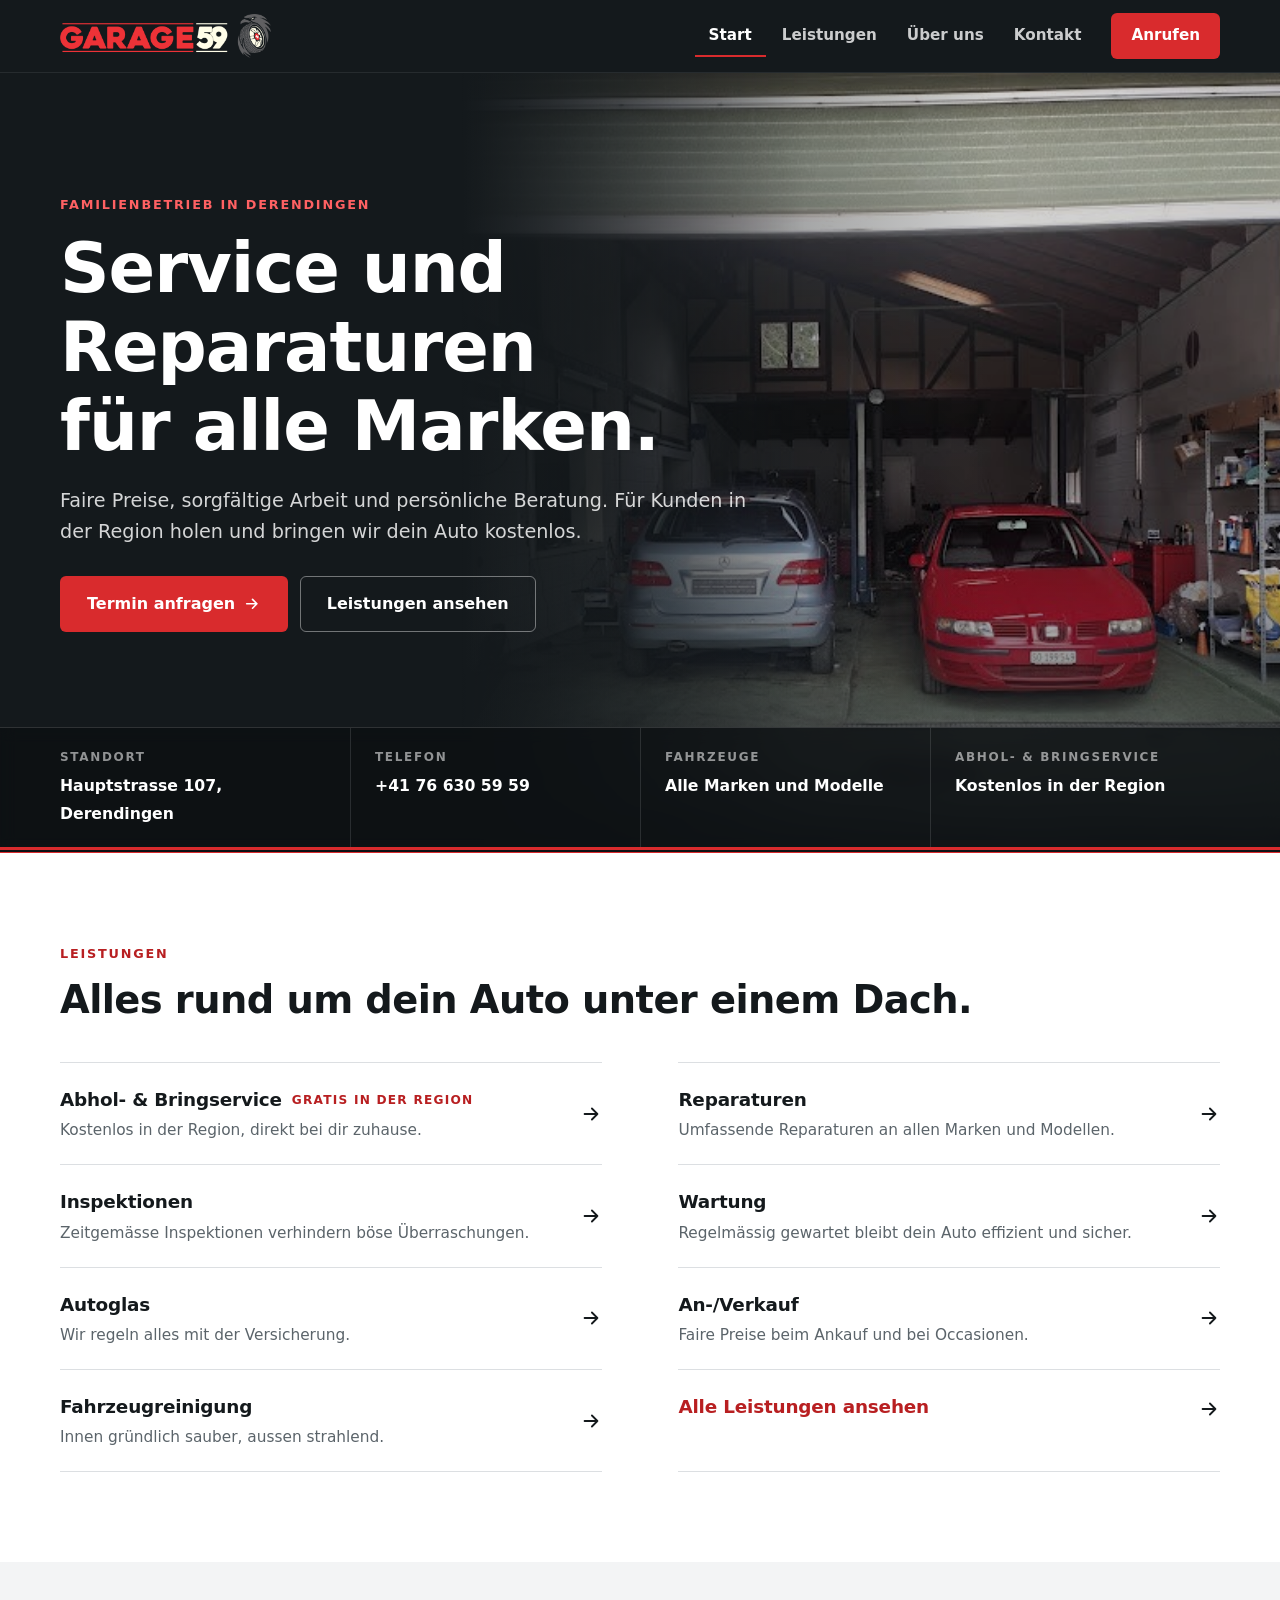
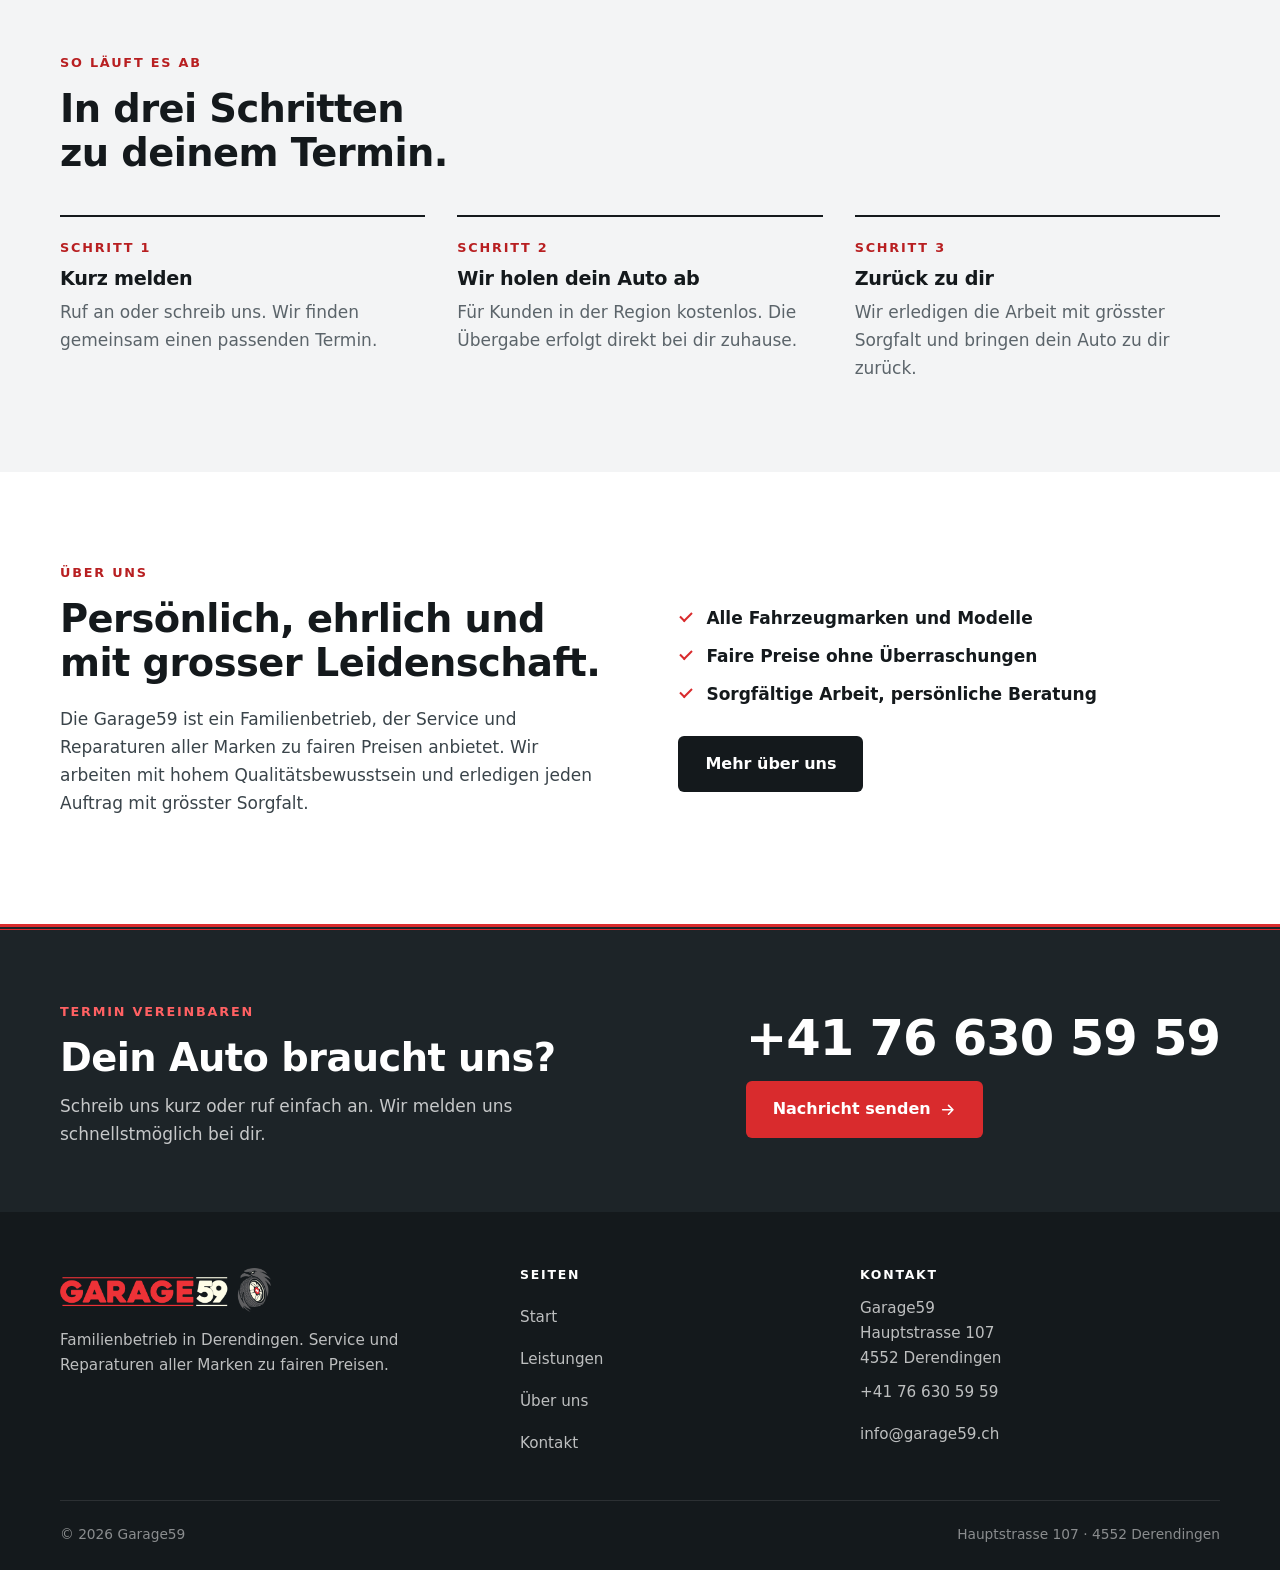
<file: index.html>
<!DOCTYPE html>
<html lang="de-CH">
<head>
<meta charset="utf-8">
<meta name="viewport" content="width=device-width, initial-scale=1">
<title>Garage59 – Service und Reparaturen aller Marken in Derendingen</title>
<meta name="description" content="Garage59 in Derendingen: Familienbetrieb für Service, Reparaturen, Inspektionen, Autoglas und An-/Verkauf aller Marken. Mit kostenlosem Abhol- und Bringservice.">
<meta name="theme-color" content="#14191c">
<meta property="og:type" content="website">
<meta property="og:locale" content="de_CH">
<meta property="og:site_name" content="Garage59">
<meta property="og:title" content="Garage59 – Service und Reparaturen aller Marken in Derendingen">
<meta property="og:description" content="Garage59 in Derendingen: Familienbetrieb für Service, Reparaturen, Inspektionen, Autoglas und An-/Verkauf aller Marken. Mit kostenlosem Abhol- und Bringservice.">
<meta property="og:image" content="https://garage59.ch/images/werkstatt.jpg">
<link rel="icon" type="image/png" href="images/favicon.png">
<link rel="stylesheet" href="style.css">
<script type="application/ld+json">
{"@context":"https://schema.org","@type":"AutoRepair","name":"Garage59","url":"https://garage59.ch/","image":"https://garage59.ch/images/werkstatt.jpg","telephone":"+41766305959","email":"info@garage59.ch","description":"Familienbetrieb für Service und Reparaturen aller Marken zu fairen Preisen, mit kostenlosem Abhol- und Bringservice in der Region.","address":{"@type":"PostalAddress","streetAddress":"Hauptstrasse 107","postalCode":"4552","addressLocality":"Derendingen","addressCountry":"CH"}}
</script>
</head>
<body>
<a class="skip" href="#inhalt">Zum Inhalt springen</a>
<header class="site-header">
  <div class="wrap header-inner">
    <a class="brand" href="index.html" aria-label="Garage59 – zur Startseite"><img src="images/logo-dunkel.png" alt="Garage59" width="680" height="142"></a>
    <div class="header-actions">
      <a class="call-btn" href="tel:+41766305959" aria-label="Garage59 anrufen"><svg viewBox="0 0 24 24" aria-hidden="true"><path d="M22 16.9v3a2 2 0 0 1-2.2 2 19.8 19.8 0 0 1-8.6-3.1 19.5 19.5 0 0 1-6-6A19.8 19.8 0 0 1 2.1 4.2 2 2 0 0 1 4.1 2h3a2 2 0 0 1 2 1.7c.1 1 .4 1.9.7 2.8a2 2 0 0 1-.5 2.1L8.1 9.9a16 16 0 0 0 6 6l1.3-1.3a2 2 0 0 1 2.1-.4c.9.3 1.8.6 2.8.7a2 2 0 0 1 1.7 2z"/></svg></a>
      <button class="menu-btn" aria-label="Menü öffnen" aria-expanded="false" aria-controls="nav"><span></span><span></span><span></span></button>
    </div>
    <nav id="nav" class="nav" aria-label="Hauptmenü">
      <a href="index.html" aria-current="page">Start</a>
      <a href="leistungen.html">Leistungen</a>
      <a href="ueber-uns.html">Über uns</a>
      <a href="kontakt.html">Kontakt</a>
      <a class="nav-cta" href="tel:+41766305959">Anrufen</a>
    </nav>
  </div>
</header>
<main id="inhalt">

<section class="hero" id="home">
  <img class="hero-bg" src="images/werkstatt.jpg" alt="Werkstatt der Garage59 mit zwei Fahrzeugen" width="680" height="476" fetchpriority="high">
  <div class="wrap hero-content">
    <p class="eyebrow">Familienbetrieb in Derendingen</p>
    <h1>Service und Reparaturen für alle Marken.</h1>
    <p class="lead">Faire Preise, sorgfältige Arbeit und persönliche Beratung. Für Kunden in der Region holen und bringen wir dein Auto kostenlos.</p>
    <div class="cta">
      <a class="btn btn-primary" href="kontakt.html">Termin anfragen <svg viewBox="0 0 24 24" aria-hidden="true"><path d="M5 12h14M13 6l6 6-6 6"/></svg></a>
      <a class="btn btn-outline" href="leistungen.html">Leistungen ansehen</a>
    </div>
  </div>
  <div class="hero-bar">
    <div class="wrap hero-bar-grid">
      <div class="hero-bar-item"><small>Standort</small><span>Hauptstrasse 107, Derendingen</span></div>
      <div class="hero-bar-item"><small>Telefon</small><span>+41 76 630 59 59</span></div>
      <div class="hero-bar-item"><small>Fahrzeuge</small><span>Alle Marken und Modelle</span></div>
      <div class="hero-bar-item"><small>Abhol- &amp; Bringservice</small><span>Kostenlos in der Region</span></div>
    </div>
  </div>
</section>

<section class="section">
  <div class="wrap">
    <div class="section-head row">
      <div>
        <p class="eyebrow on-light">Leistungen</p>
        <h2>Alles rund um dein Auto unter einem Dach.</h2>
      </div>
    </div>
    <ul class="svc-index">
      <li><a class="si" href="leistungen.html#abhol">
        <span class="si-title">Abhol- &amp; Bringservice<span class="si-tag">Gratis in der Region</span></span>
        <span class="si-text">Kostenlos in der Region, direkt bei dir zuhause.</span>
        <span class="si-arrow"><svg viewBox="0 0 24 24" aria-hidden="true"><path d="M5 12h14M13 6l6 6-6 6"/></svg></span>
      </a></li>
      <li><a class="si" href="leistungen.html#reparaturen">
        <span class="si-title">Reparaturen</span>
        <span class="si-text">Umfassende Reparaturen an allen Marken und Modellen.</span>
        <span class="si-arrow"><svg viewBox="0 0 24 24" aria-hidden="true"><path d="M5 12h14M13 6l6 6-6 6"/></svg></span>
      </a></li>
      <li><a class="si" href="leistungen.html#inspektionen">
        <span class="si-title">Inspektionen</span>
        <span class="si-text">Zeitgemässe Inspektionen verhindern böse Überraschungen.</span>
        <span class="si-arrow"><svg viewBox="0 0 24 24" aria-hidden="true"><path d="M5 12h14M13 6l6 6-6 6"/></svg></span>
      </a></li>
      <li><a class="si" href="leistungen.html#wartung">
        <span class="si-title">Wartung</span>
        <span class="si-text">Regelmässig gewartet bleibt dein Auto effizient und sicher.</span>
        <span class="si-arrow"><svg viewBox="0 0 24 24" aria-hidden="true"><path d="M5 12h14M13 6l6 6-6 6"/></svg></span>
      </a></li>
      <li><a class="si" href="leistungen.html#autoglas">
        <span class="si-title">Autoglas</span>
        <span class="si-text">Wir regeln alles mit der Versicherung.</span>
        <span class="si-arrow"><svg viewBox="0 0 24 24" aria-hidden="true"><path d="M5 12h14M13 6l6 6-6 6"/></svg></span>
      </a></li>
      <li><a class="si" href="leistungen.html#an-verkauf">
        <span class="si-title">An-/Verkauf</span>
        <span class="si-text">Faire Preise beim Ankauf und bei Occasionen.</span>
        <span class="si-arrow"><svg viewBox="0 0 24 24" aria-hidden="true"><path d="M5 12h14M13 6l6 6-6 6"/></svg></span>
      </a></li>
      <li><a class="si" href="leistungen.html#reinigung">
        <span class="si-title">Fahrzeugreinigung</span>
        <span class="si-text">Innen gründlich sauber, aussen strahlend.</span>
        <span class="si-arrow"><svg viewBox="0 0 24 24" aria-hidden="true"><path d="M5 12h14M13 6l6 6-6 6"/></svg></span>
      </a></li>
      <li><a class="si si-all" href="leistungen.html"><span class="si-title">Alle Leistungen ansehen</span><span class="si-arrow"><svg viewBox="0 0 24 24" aria-hidden="true"><path d="M5 12h14M13 6l6 6-6 6"/></svg></span></a></li>
    </ul>
  </div>
</section>

<section class="section alt">
  <div class="wrap">
    <div class="section-head">
      <p class="eyebrow on-light">So läuft es ab</p>
      <h2>In drei Schritten zu deinem Termin.</h2>
    </div>
    <ol class="steps">
      <li class="step"><span class="step-no">Schritt 1</span><h3>Kurz melden</h3><p>Ruf an oder schreib uns. Wir finden gemeinsam einen passenden Termin.</p></li>
      <li class="step"><span class="step-no">Schritt 2</span><h3>Wir holen dein Auto ab</h3><p>Für Kunden in der Region kostenlos. Die Übergabe erfolgt direkt bei dir zuhause.</p></li>
      <li class="step"><span class="step-no">Schritt 3</span><h3>Zurück zu dir</h3><p>Wir erledigen die Arbeit mit grösster Sorgfalt und bringen dein Auto zu dir zurück.</p></li>
    </ol>
  </div>
</section>

<section class="section">
  <div class="wrap about-grid">
    <div class="about-text">
      <p class="eyebrow on-light">Über uns</p>
      <h2>Persönlich, ehrlich und mit grosser Leidenschaft.</h2>
      <p>Die Garage59 ist ein Familienbetrieb, der Service und Reparaturen aller Marken zu fairen Preisen anbietet. Wir arbeiten mit hohem Qualitätsbewusstsein und erledigen jeden Auftrag mit grösster Sorgfalt.</p>
    </div>
    <div class="about-text">
      <ul class="checks" style="margin-top:0">
        <li>Alle Fahrzeugmarken und Modelle</li>
        <li>Faire Preise ohne Überraschungen</li>
        <li>Sorgfältige Arbeit, persönliche Beratung</li>
      </ul>
      <a class="btn btn-dark" href="ueber-uns.html">Mehr über uns</a>
    </div>
  </div>
</section>

<section class="callband">
  <div class="wrap callband-grid">
    <div>
      <p class="eyebrow">Termin vereinbaren</p>
      <h2>Dein Auto braucht uns?</h2>
      <p>Schreib uns kurz oder ruf einfach an. Wir melden uns schnellstmöglich bei dir.</p>
    </div>
    <div class="callband-right">
      <a class="phone" href="tel:+41766305959">+41 76 630 59 59</a>
      <a class="btn btn-primary" href="kontakt.html">Nachricht senden <svg viewBox="0 0 24 24" aria-hidden="true"><path d="M5 12h14M13 6l6 6-6 6"/></svg></a>
    </div>
  </div>
</section>

</main>
<footer class="site-footer">
  <div class="wrap">
    <div class="footer-grid">
      <div>
        <img src="images/logo-dunkel.png" alt="Garage59" width="680" height="142">
        <p>Familienbetrieb in Derendingen. Service und Reparaturen aller Marken zu fairen Preisen.</p>
      </div>
      <div>
        <h3>Seiten</h3>
        <ul>
          <li><a href="index.html">Start</a></li>
          <li><a href="leistungen.html">Leistungen</a></li>
          <li><a href="ueber-uns.html">Über uns</a></li>
          <li><a href="kontakt.html">Kontakt</a></li>
        </ul>
      </div>
      <div>
        <h3>Kontakt</h3>
        <ul>
          <li>Garage59<br>Hauptstrasse 107<br>4552 Derendingen</li>
          <li><a href="tel:+41766305959">+41 76 630 59 59</a></li>
          <li><a href="mailto:info@garage59.ch">info@garage59.ch</a></li>
        </ul>
      </div>
    </div>
    <div class="footer-bottom"><span>© <span id="year">2026</span> Garage59</span><span>Hauptstrasse 107 · 4552 Derendingen</span></div>
  </div>
</footer>
<script src="script.js"></script>
</body>
</html>
</file>
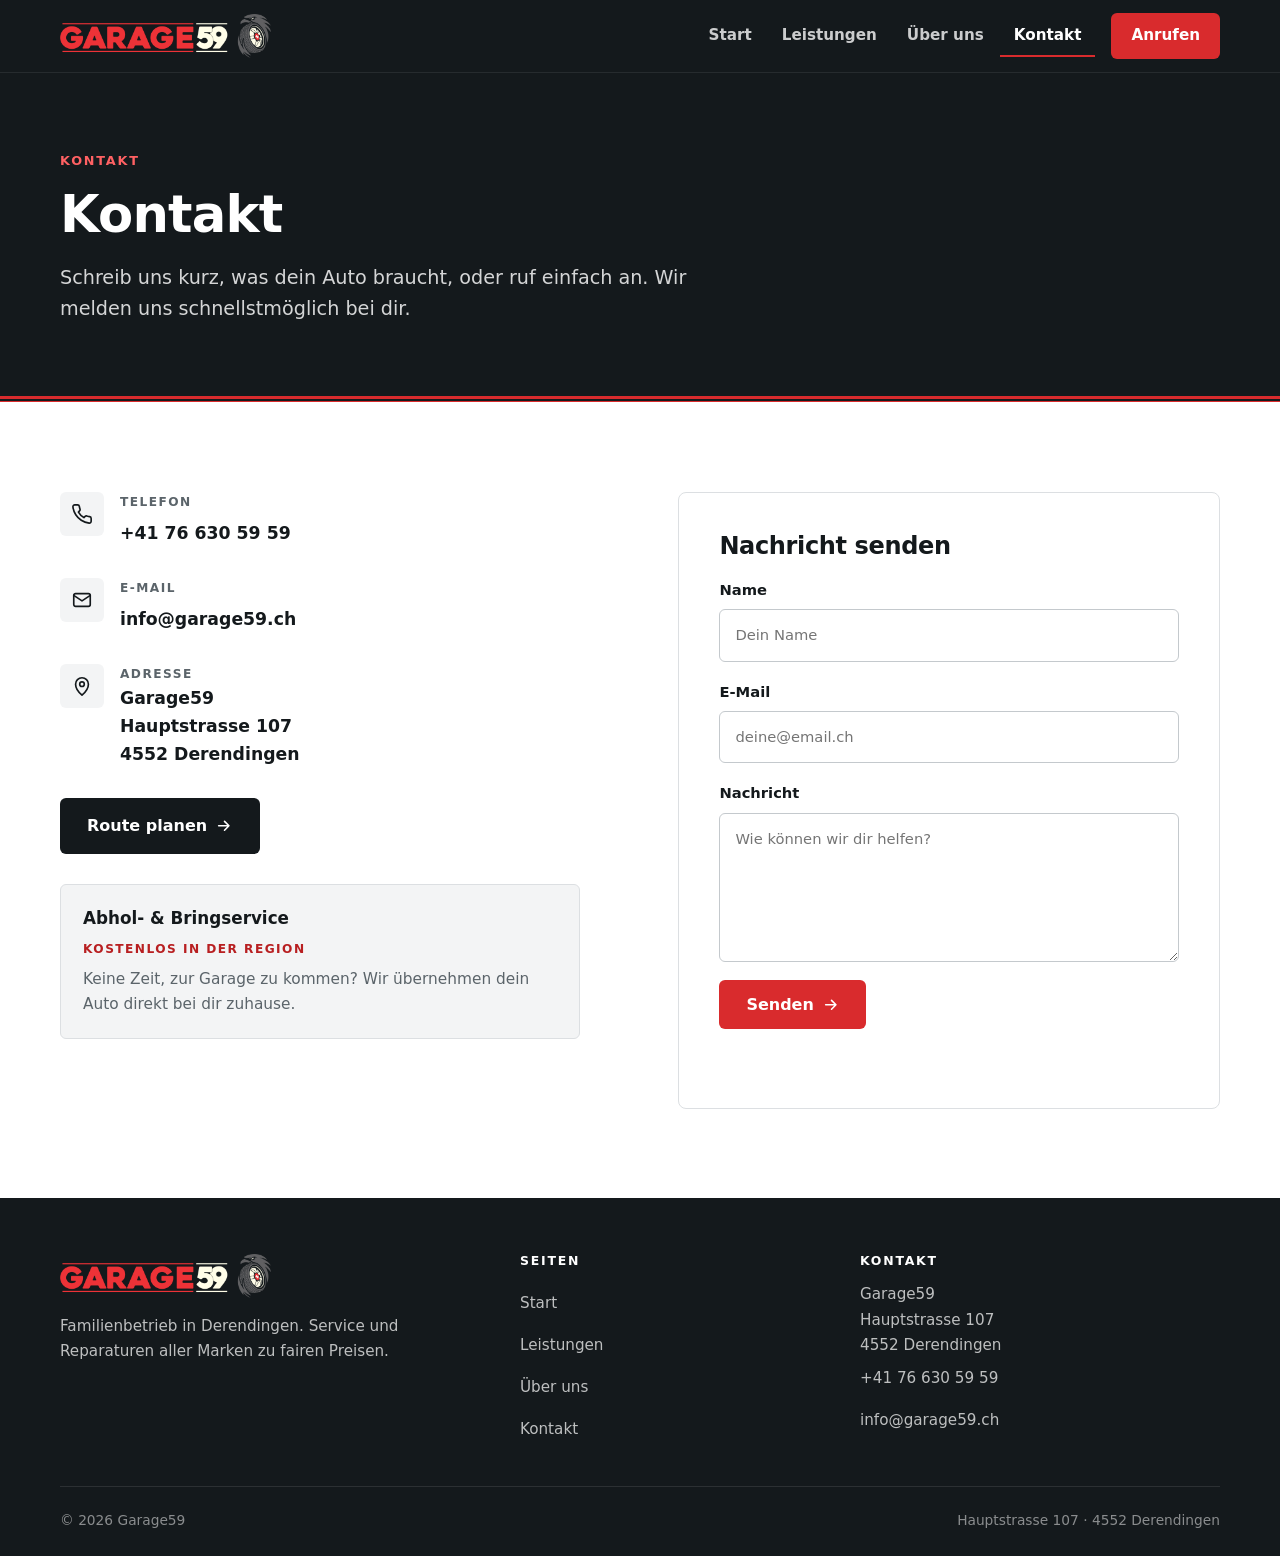
<file: kontakt.html>
<!DOCTYPE html>
<html lang="de-CH">
<head>
<meta charset="utf-8">
<meta name="viewport" content="width=device-width, initial-scale=1">
<title>Kontakt – Garage59 Derendingen</title>
<meta name="description" content="Kontakt zur Garage59: Hauptstrasse 107, 4552 Derendingen, Telefon +41 76 630 59 59, E-Mail info@garage59.ch.">
<meta name="theme-color" content="#14191c">
<meta property="og:type" content="website">
<meta property="og:locale" content="de_CH">
<meta property="og:site_name" content="Garage59">
<meta property="og:title" content="Kontakt – Garage59 Derendingen">
<meta property="og:description" content="Kontakt zur Garage59: Hauptstrasse 107, 4552 Derendingen, Telefon +41 76 630 59 59, E-Mail info@garage59.ch.">
<meta property="og:image" content="https://garage59.ch/images/werkstatt.jpg">
<link rel="icon" type="image/png" href="images/favicon.png">
<link rel="stylesheet" href="style.css">
</head>
<body>
<a class="skip" href="#inhalt">Zum Inhalt springen</a>
<header class="site-header">
  <div class="wrap header-inner">
    <a class="brand" href="index.html" aria-label="Garage59 – zur Startseite"><img src="images/logo-dunkel.png" alt="Garage59" width="680" height="142"></a>
    <div class="header-actions">
      <a class="call-btn" href="tel:+41766305959" aria-label="Garage59 anrufen"><svg viewBox="0 0 24 24" aria-hidden="true"><path d="M22 16.9v3a2 2 0 0 1-2.2 2 19.8 19.8 0 0 1-8.6-3.1 19.5 19.5 0 0 1-6-6A19.8 19.8 0 0 1 2.1 4.2 2 2 0 0 1 4.1 2h3a2 2 0 0 1 2 1.7c.1 1 .4 1.9.7 2.8a2 2 0 0 1-.5 2.1L8.1 9.9a16 16 0 0 0 6 6l1.3-1.3a2 2 0 0 1 2.1-.4c.9.3 1.8.6 2.8.7a2 2 0 0 1 1.7 2z"/></svg></a>
      <button class="menu-btn" aria-label="Menü öffnen" aria-expanded="false" aria-controls="nav"><span></span><span></span><span></span></button>
    </div>
    <nav id="nav" class="nav" aria-label="Hauptmenü">
      <a href="index.html">Start</a>
      <a href="leistungen.html">Leistungen</a>
      <a href="ueber-uns.html">Über uns</a>
      <a href="kontakt.html" aria-current="page">Kontakt</a>
      <a class="nav-cta" href="tel:+41766305959">Anrufen</a>
    </nav>
  </div>
</header>
<main id="inhalt">
<section class="page-hero">
  <div class="wrap">
    <p class="eyebrow">Kontakt</p>
    <h1>Kontakt</h1>
    <p class="lead">Schreib uns kurz, was dein Auto braucht, oder ruf einfach an. Wir melden uns schnellstmöglich bei dir.</p>
  </div>
</section>

<section class="section">
  <div class="wrap contact-grid">
    <div>
      <ul class="info-list">
        <li><span class="info-icon"><svg viewBox="0 0 24 24" aria-hidden="true"><path d="M22 16.9v3a2 2 0 0 1-2.2 2 19.8 19.8 0 0 1-8.6-3.1 19.5 19.5 0 0 1-6-6A19.8 19.8 0 0 1 2.1 4.2 2 2 0 0 1 4.1 2h3a2 2 0 0 1 2 1.7c.1 1 .4 1.9.7 2.8a2 2 0 0 1-.5 2.1L8.1 9.9a16 16 0 0 0 6 6l1.3-1.3a2 2 0 0 1 2.1-.4c.9.3 1.8.6 2.8.7a2 2 0 0 1 1.7 2z"/></svg></span><div><small>Telefon</small><a href="tel:+41766305959">+41 76 630 59 59</a></div></li>
        <li><span class="info-icon"><svg viewBox="0 0 24 24" aria-hidden="true"><rect x="3" y="5" width="18" height="14" rx="2"/><path d="m3 7 9 6 9-6"/></svg></span><div><small>E-Mail</small><a href="mailto:info@garage59.ch">info@garage59.ch</a></div></li>
        <li><span class="info-icon"><svg viewBox="0 0 24 24" aria-hidden="true"><path d="M12 22s7-6.1 7-12a7 7 0 0 0-14 0c0 5.9 7 12 7 12z"/><circle cx="12" cy="10" r="2.5"/></svg></span><div><small>Adresse</small><span class="val">Garage59<br>Hauptstrasse 107<br>4552 Derendingen</span></div></li>
      </ul>
      <a class="btn btn-dark" href="https://www.google.com/maps/search/?api=1&amp;query=Hauptstrasse+107,+4552+Derendingen" target="_blank" rel="noopener">Route planen <svg viewBox="0 0 24 24" aria-hidden="true"><path d="M5 12h14M13 6l6 6-6 6"/></svg></a>
      <div class="note"><strong>Abhol- &amp; Bringservice</strong><span class="note-tag">Kostenlos in der Region</span><p>Keine Zeit, zur Garage zu kommen? Wir übernehmen dein Auto direkt bei dir zuhause.</p></div>
    </div>

    <form class="form" id="contact-form" novalidate>
      <h2>Nachricht senden</h2>
      <label for="f-name">Name
        <input type="text" id="f-name" name="name" autocomplete="name" required placeholder="Dein Name">
      </label>
      <label for="f-email">E-Mail
        <input type="email" id="f-email" name="email" autocomplete="email" required placeholder="deine@email.ch">
      </label>
      <label for="f-msg">Nachricht
        <textarea id="f-msg" name="message" rows="5" required placeholder="Wie können wir dir helfen?"></textarea>
      </label>
      <button class="btn btn-primary" type="submit">Senden <svg viewBox="0 0 24 24" aria-hidden="true"><path d="M5 12h14M13 6l6 6-6 6"/></svg></button>
      <p class="form-note" id="form-note" role="status"></p>
    </form>
  </div>
</section>
</main>
<footer class="site-footer">
  <div class="wrap">
    <div class="footer-grid">
      <div>
        <img src="images/logo-dunkel.png" alt="Garage59" width="680" height="142">
        <p>Familienbetrieb in Derendingen. Service und Reparaturen aller Marken zu fairen Preisen.</p>
      </div>
      <div>
        <h3>Seiten</h3>
        <ul>
          <li><a href="index.html">Start</a></li>
          <li><a href="leistungen.html">Leistungen</a></li>
          <li><a href="ueber-uns.html">Über uns</a></li>
          <li><a href="kontakt.html">Kontakt</a></li>
        </ul>
      </div>
      <div>
        <h3>Kontakt</h3>
        <ul>
          <li>Garage59<br>Hauptstrasse 107<br>4552 Derendingen</li>
          <li><a href="tel:+41766305959">+41 76 630 59 59</a></li>
          <li><a href="mailto:info@garage59.ch">info@garage59.ch</a></li>
        </ul>
      </div>
    </div>
    <div class="footer-bottom"><span>© <span id="year">2026</span> Garage59</span><span>Hauptstrasse 107 · 4552 Derendingen</span></div>
  </div>
</footer>
<script src="script.js"></script>
</body>
</html>
</file>
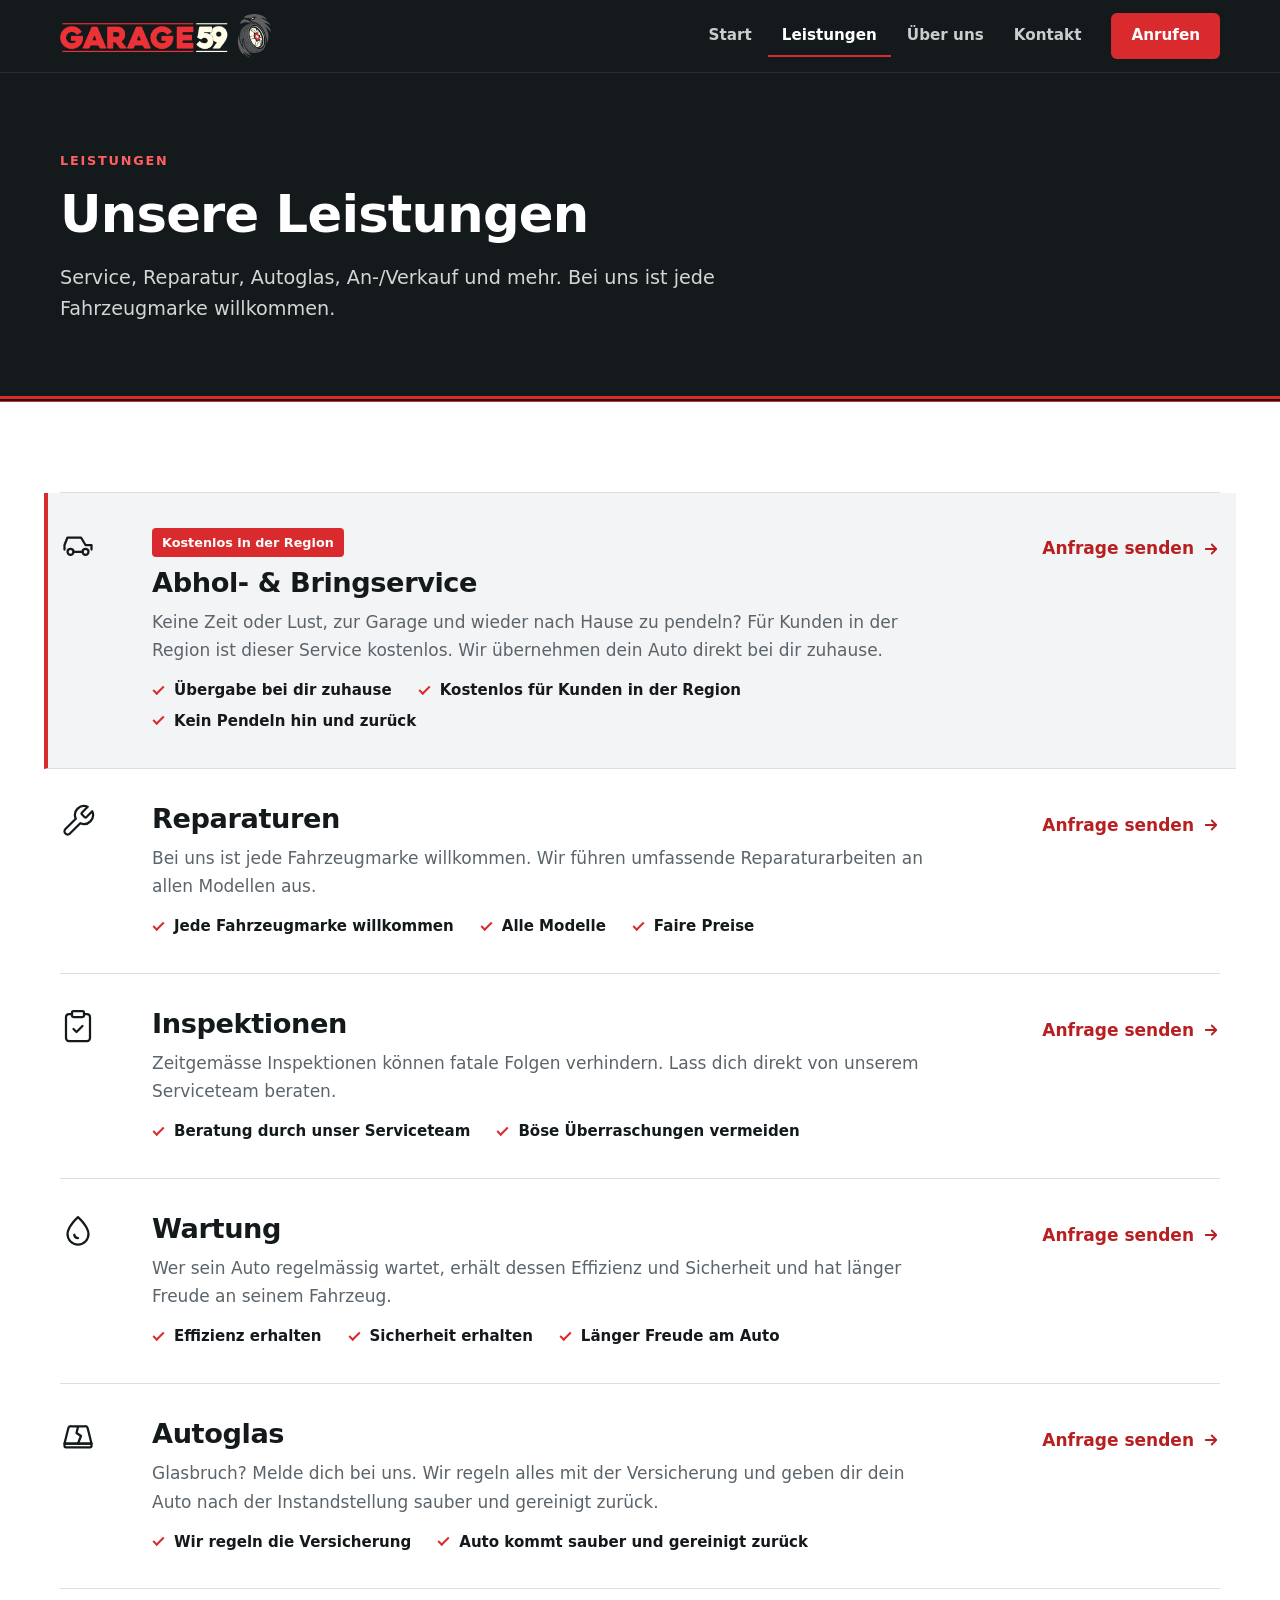
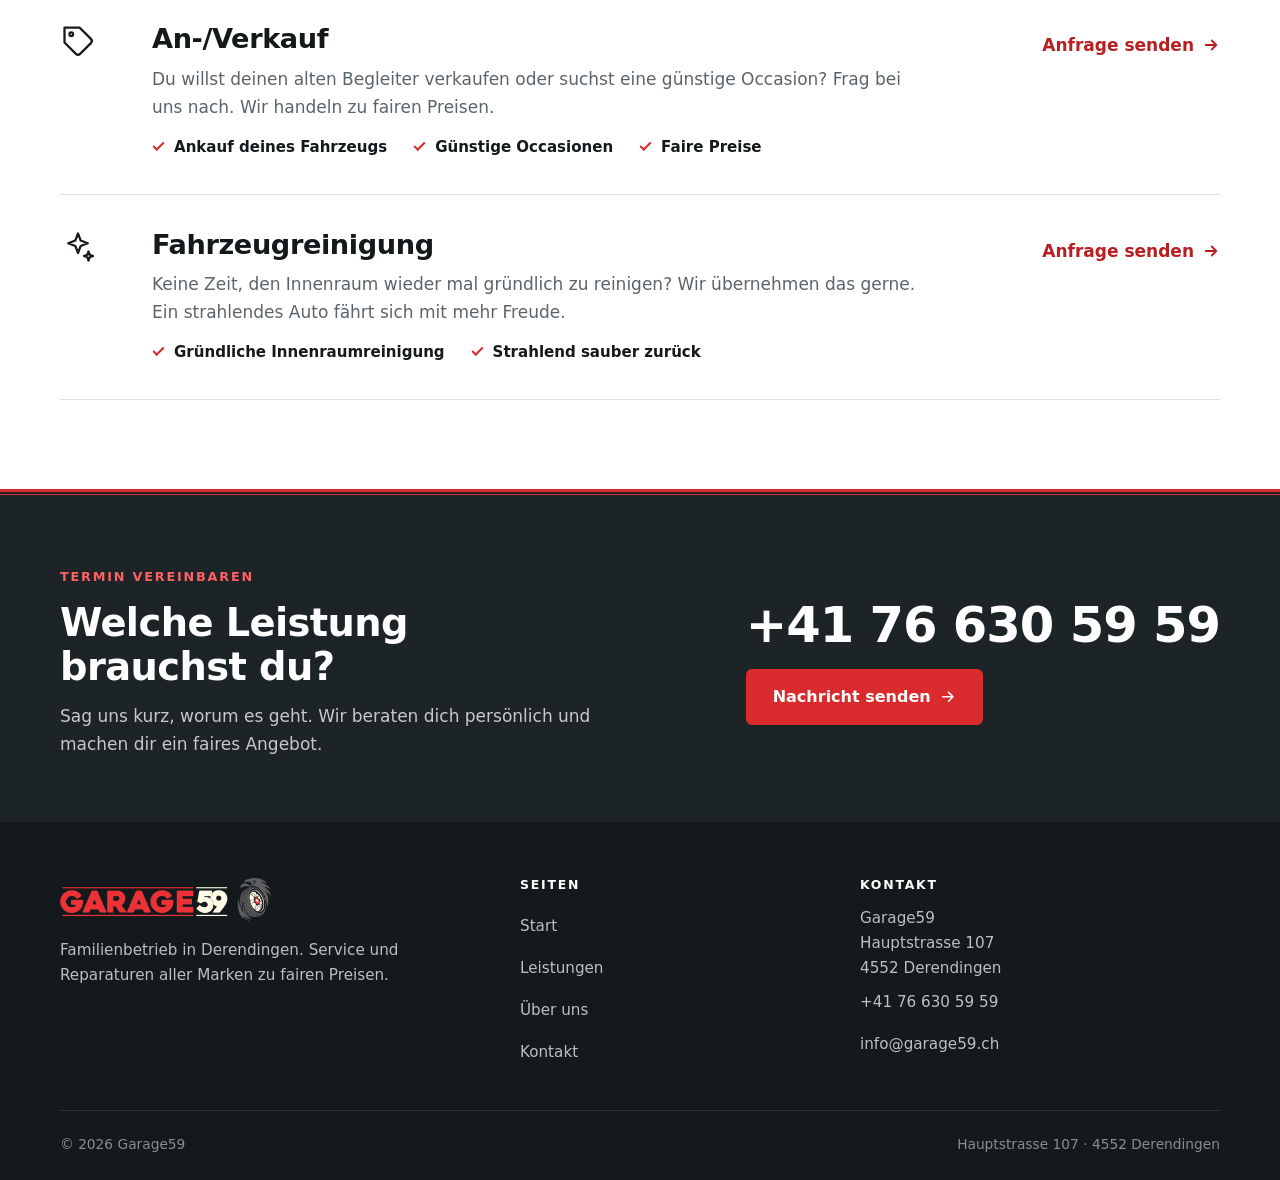
<file: leistungen.html>
<!DOCTYPE html>
<html lang="de-CH">
<head>
<meta charset="utf-8">
<meta name="viewport" content="width=device-width, initial-scale=1">
<title>Leistungen – Garage59 Derendingen</title>
<meta name="description" content="Reparaturen, Inspektionen, Wartung, Autoglas, An-/Verkauf, Fahrzeugreinigung und kostenloser Abhol- und Bringservice bei der Garage59 in Derendingen.">
<meta name="theme-color" content="#14191c">
<meta property="og:type" content="website">
<meta property="og:locale" content="de_CH">
<meta property="og:site_name" content="Garage59">
<meta property="og:title" content="Leistungen – Garage59 Derendingen">
<meta property="og:description" content="Reparaturen, Inspektionen, Wartung, Autoglas, An-/Verkauf, Fahrzeugreinigung und kostenloser Abhol- und Bringservice bei der Garage59 in Derendingen.">
<meta property="og:image" content="https://garage59.ch/images/werkstatt.jpg">
<link rel="icon" type="image/png" href="images/favicon.png">
<link rel="stylesheet" href="style.css">
</head>
<body>
<a class="skip" href="#inhalt">Zum Inhalt springen</a>
<header class="site-header">
  <div class="wrap header-inner">
    <a class="brand" href="index.html" aria-label="Garage59 – zur Startseite"><img src="images/logo-dunkel.png" alt="Garage59" width="680" height="142"></a>
    <div class="header-actions">
      <a class="call-btn" href="tel:+41766305959" aria-label="Garage59 anrufen"><svg viewBox="0 0 24 24" aria-hidden="true"><path d="M22 16.9v3a2 2 0 0 1-2.2 2 19.8 19.8 0 0 1-8.6-3.1 19.5 19.5 0 0 1-6-6A19.8 19.8 0 0 1 2.1 4.2 2 2 0 0 1 4.1 2h3a2 2 0 0 1 2 1.7c.1 1 .4 1.9.7 2.8a2 2 0 0 1-.5 2.1L8.1 9.9a16 16 0 0 0 6 6l1.3-1.3a2 2 0 0 1 2.1-.4c.9.3 1.8.6 2.8.7a2 2 0 0 1 1.7 2z"/></svg></a>
      <button class="menu-btn" aria-label="Menü öffnen" aria-expanded="false" aria-controls="nav"><span></span><span></span><span></span></button>
    </div>
    <nav id="nav" class="nav" aria-label="Hauptmenü">
      <a href="index.html">Start</a>
      <a href="leistungen.html" aria-current="page">Leistungen</a>
      <a href="ueber-uns.html">Über uns</a>
      <a href="kontakt.html">Kontakt</a>
      <a class="nav-cta" href="tel:+41766305959">Anrufen</a>
    </nav>
  </div>
</header>
<main id="inhalt">
<section class="page-hero">
  <div class="wrap">
    <p class="eyebrow">Leistungen</p>
    <h1>Unsere Leistungen</h1>
    <p class="lead">Service, Reparatur, Autoglas, An-/Verkauf und mehr. Bei uns ist jede Fahrzeugmarke willkommen.</p>
  </div>
</section>

<section class="section">
  <div class="wrap">
    <div class="svc-list">
    <article class="svc svc-feature" id="abhol">
      <div class="svc-icon"><svg viewBox="0 0 24 24" aria-hidden="true"><path d="M3 15v-3l2-5h9l3 5h4v3"/><circle cx="7" cy="16.5" r="2"/><circle cx="17" cy="16.5" r="2"/><path d="M9 16.5h6"/></svg></div>
      <div>
        <span class="badge">Kostenlos in der Region</span>
        <h2>Abhol- &amp; Bringservice</h2>
        <p>Keine Zeit oder Lust, zur Garage und wieder nach Hause zu pendeln? Für Kunden in der Region ist dieser Service kostenlos. Wir übernehmen dein Auto direkt bei dir zuhause.</p>
        <ul class="ticks"><li>Übergabe bei dir zuhause</li><li>Kostenlos für Kunden in der Region</li><li>Kein Pendeln hin und zurück</li></ul>
      </div>
      <a class="svc-link" href="kontakt.html">Anfrage senden <svg viewBox="0 0 24 24" aria-hidden="true"><path d="M5 12h14M13 6l6 6-6 6"/></svg></a>
    </article>
    <article class="svc" id="reparaturen">
      <div class="svc-icon"><svg viewBox="0 0 24 24" aria-hidden="true"><path d="M14.7 6.3a1 1 0 0 0 0 1.4l1.6 1.6a1 1 0 0 0 1.4 0l3.77-3.77a6 6 0 0 1-7.94 7.94l-6.91 6.91a2.12 2.12 0 0 1-3-3l6.91-6.91a6 6 0 0 1 7.94-7.94l-3.76 3.76z"/></svg></div>
      <div>
        
        <h2>Reparaturen</h2>
        <p>Bei uns ist jede Fahrzeugmarke willkommen. Wir führen umfassende Reparaturarbeiten an allen Modellen aus.</p>
        <ul class="ticks"><li>Jede Fahrzeugmarke willkommen</li><li>Alle Modelle</li><li>Faire Preise</li></ul>
      </div>
      <a class="svc-link" href="kontakt.html">Anfrage senden <svg viewBox="0 0 24 24" aria-hidden="true"><path d="M5 12h14M13 6l6 6-6 6"/></svg></a>
    </article>
    <article class="svc" id="inspektionen">
      <div class="svc-icon"><svg viewBox="0 0 24 24" aria-hidden="true"><path d="M16 4h2a2 2 0 0 1 2 2v14a2 2 0 0 1-2 2H6a2 2 0 0 1-2-2V6a2 2 0 0 1 2-2h2"/><rect x="8" y="2" width="8" height="4" rx="1"/><path d="m9 14 2 2 4-4"/></svg></div>
      <div>
        
        <h2>Inspektionen</h2>
        <p>Zeitgemässe Inspektionen können fatale Folgen verhindern. Lass dich direkt von unserem Serviceteam beraten.</p>
        <ul class="ticks"><li>Beratung durch unser Serviceteam</li><li>Böse Überraschungen vermeiden</li></ul>
      </div>
      <a class="svc-link" href="kontakt.html">Anfrage senden <svg viewBox="0 0 24 24" aria-hidden="true"><path d="M5 12h14M13 6l6 6-6 6"/></svg></a>
    </article>
    <article class="svc" id="wartung">
      <div class="svc-icon"><svg viewBox="0 0 24 24" aria-hidden="true"><path d="M12 2.7s7 6.3 7 11.3a7 7 0 0 1-14 0c0-5 7-11.3 7-11.3z"/><path d="M9.5 14.5a2.6 2.6 0 0 0 2.5 2.2"/></svg></div>
      <div>
        
        <h2>Wartung</h2>
        <p>Wer sein Auto regelmässig wartet, erhält dessen Effizienz und Sicherheit und hat länger Freude an seinem Fahrzeug.</p>
        <ul class="ticks"><li>Effizienz erhalten</li><li>Sicherheit erhalten</li><li>Länger Freude am Auto</li></ul>
      </div>
      <a class="svc-link" href="kontakt.html">Anfrage senden <svg viewBox="0 0 24 24" aria-hidden="true"><path d="M5 12h14M13 6l6 6-6 6"/></svg></a>
    </article>
    <article class="svc" id="autoglas">
      <div class="svc-icon"><svg viewBox="0 0 24 24" aria-hidden="true"><path d="M3 17 5.5 7a2 2 0 0 1 2-1.5h9a2 2 0 0 1 2 1.5L21 17z"/><path d="M3 17h18v1.5a1 1 0 0 1-1 1H4a1 1 0 0 1-1-1z"/><path d="m12 6-1 4 3 2-2 5"/></svg></div>
      <div>
        
        <h2>Autoglas</h2>
        <p>Glasbruch? Melde dich bei uns. Wir regeln alles mit der Versicherung und geben dir dein Auto nach der Instandstellung sauber und gereinigt zurück.</p>
        <ul class="ticks"><li>Wir regeln die Versicherung</li><li>Auto kommt sauber und gereinigt zurück</li></ul>
      </div>
      <a class="svc-link" href="kontakt.html">Anfrage senden <svg viewBox="0 0 24 24" aria-hidden="true"><path d="M5 12h14M13 6l6 6-6 6"/></svg></a>
    </article>
    <article class="svc" id="an-verkauf">
      <div class="svc-icon"><svg viewBox="0 0 24 24" aria-hidden="true"><path d="M20.6 13.4 13.4 20.6a2 2 0 0 1-2.8 0L3 13V3h10l7.6 7.6a2 2 0 0 1 0 2.8z"/><circle cx="7.5" cy="7.5" r="1.2"/></svg></div>
      <div>
        
        <h2>An-/Verkauf</h2>
        <p>Du willst deinen alten Begleiter verkaufen oder suchst eine günstige Occasion? Frag bei uns nach. Wir handeln zu fairen Preisen.</p>
        <ul class="ticks"><li>Ankauf deines Fahrzeugs</li><li>Günstige Occasionen</li><li>Faire Preise</li></ul>
      </div>
      <a class="svc-link" href="kontakt.html">Anfrage senden <svg viewBox="0 0 24 24" aria-hidden="true"><path d="M5 12h14M13 6l6 6-6 6"/></svg></a>
    </article>
    <article class="svc" id="reinigung">
      <div class="svc-icon"><svg viewBox="0 0 24 24" aria-hidden="true"><path d="M12 3l1.8 4.7L18.5 9.5l-4.7 1.8L12 16l-1.8-4.7L5.5 9.5l4.7-1.8z"/><path d="M19 15l.8 2.2L22 18l-2.2.8L19 21l-.8-2.2L16 18l2.2-.8z"/></svg></div>
      <div>
        
        <h2>Fahrzeugreinigung</h2>
        <p>Keine Zeit, den Innenraum wieder mal gründlich zu reinigen? Wir übernehmen das gerne. Ein strahlendes Auto fährt sich mit mehr Freude.</p>
        <ul class="ticks"><li>Gründliche Innenraumreinigung</li><li>Strahlend sauber zurück</li></ul>
      </div>
      <a class="svc-link" href="kontakt.html">Anfrage senden <svg viewBox="0 0 24 24" aria-hidden="true"><path d="M5 12h14M13 6l6 6-6 6"/></svg></a>
    </article>
    </div>
  </div>
</section>

<section class="callband">
  <div class="wrap callband-grid">
    <div>
      <p class="eyebrow">Termin vereinbaren</p>
      <h2>Welche Leistung brauchst du?</h2>
      <p>Sag uns kurz, worum es geht. Wir beraten dich persönlich und machen dir ein faires Angebot.</p>
    </div>
    <div class="callband-right">
      <a class="phone" href="tel:+41766305959">+41 76 630 59 59</a>
      <a class="btn btn-primary" href="kontakt.html">Nachricht senden <svg viewBox="0 0 24 24" aria-hidden="true"><path d="M5 12h14M13 6l6 6-6 6"/></svg></a>
    </div>
  </div>
</section>

</main>
<footer class="site-footer">
  <div class="wrap">
    <div class="footer-grid">
      <div>
        <img src="images/logo-dunkel.png" alt="Garage59" width="680" height="142">
        <p>Familienbetrieb in Derendingen. Service und Reparaturen aller Marken zu fairen Preisen.</p>
      </div>
      <div>
        <h3>Seiten</h3>
        <ul>
          <li><a href="index.html">Start</a></li>
          <li><a href="leistungen.html">Leistungen</a></li>
          <li><a href="ueber-uns.html">Über uns</a></li>
          <li><a href="kontakt.html">Kontakt</a></li>
        </ul>
      </div>
      <div>
        <h3>Kontakt</h3>
        <ul>
          <li>Garage59<br>Hauptstrasse 107<br>4552 Derendingen</li>
          <li><a href="tel:+41766305959">+41 76 630 59 59</a></li>
          <li><a href="mailto:info@garage59.ch">info@garage59.ch</a></li>
        </ul>
      </div>
    </div>
    <div class="footer-bottom"><span>© <span id="year">2026</span> Garage59</span><span>Hauptstrasse 107 · 4552 Derendingen</span></div>
  </div>
</footer>
<script src="script.js"></script>
</body>
</html>
</file>
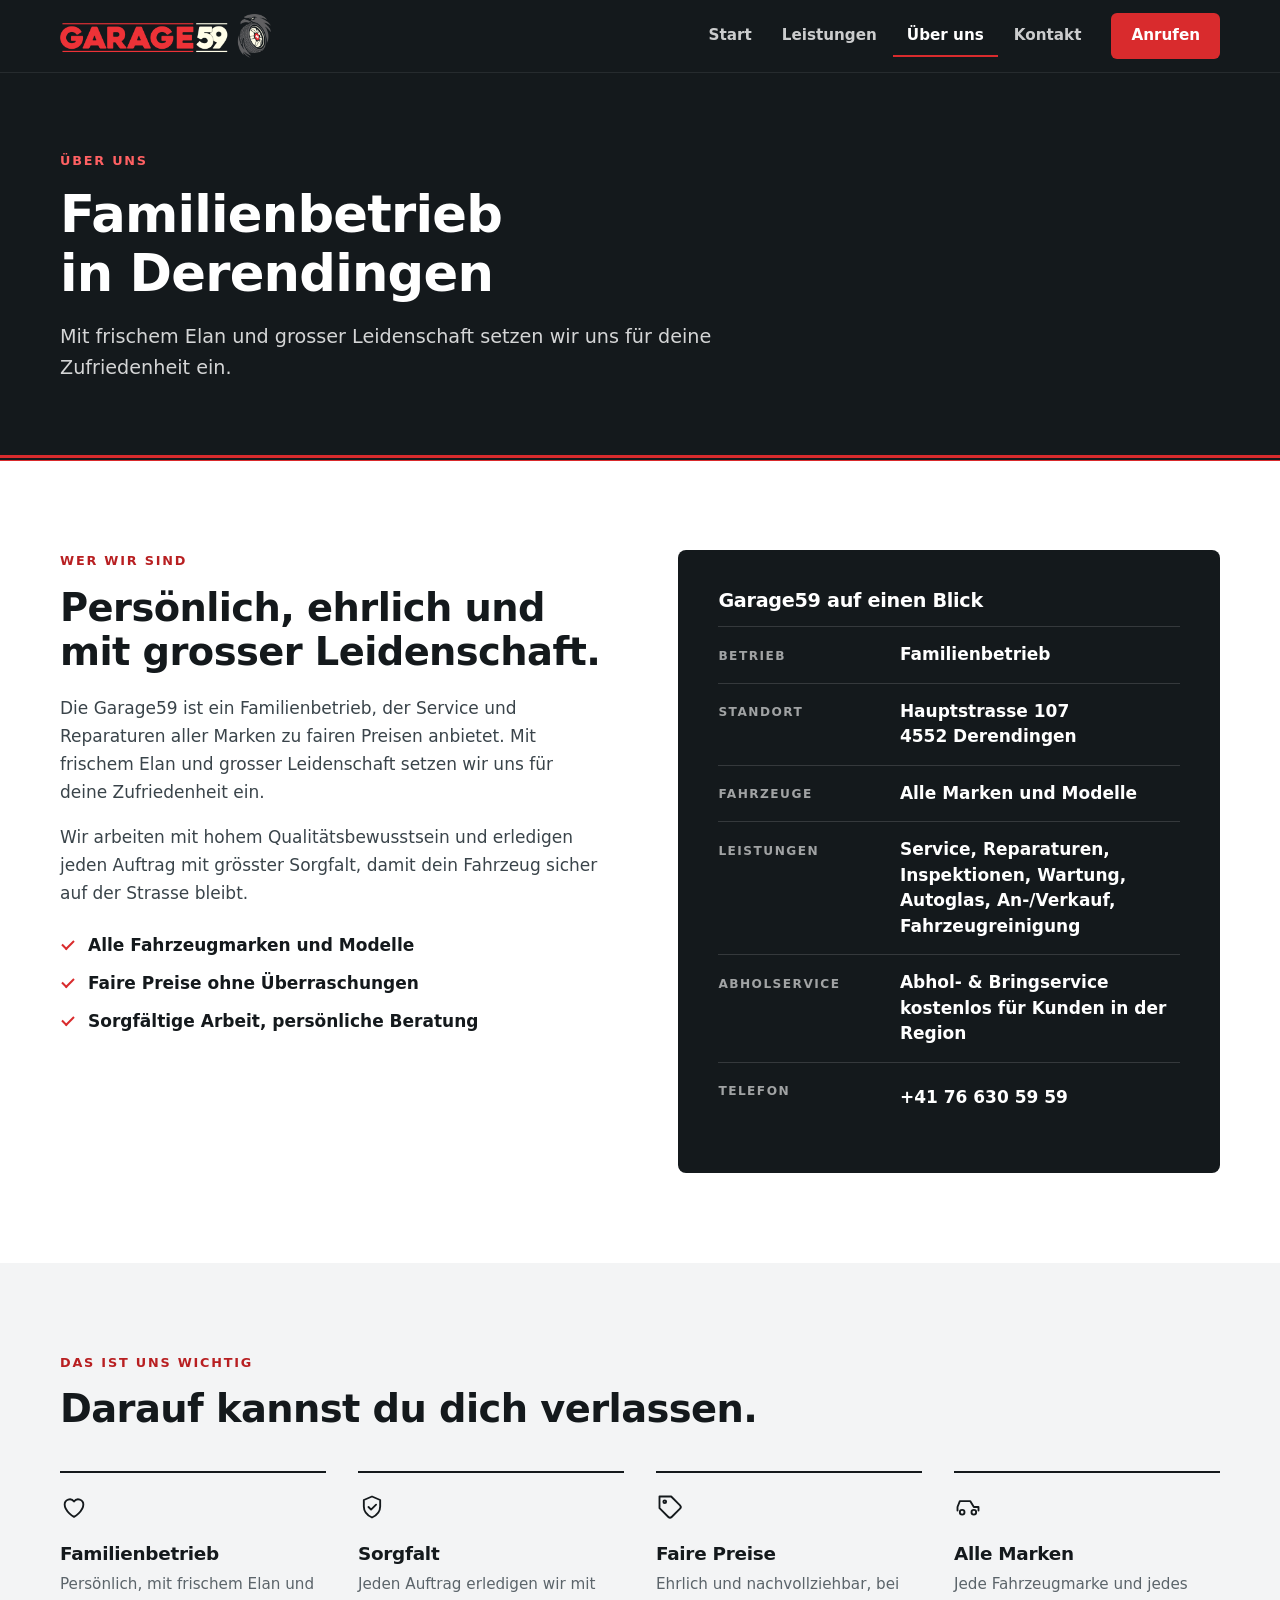
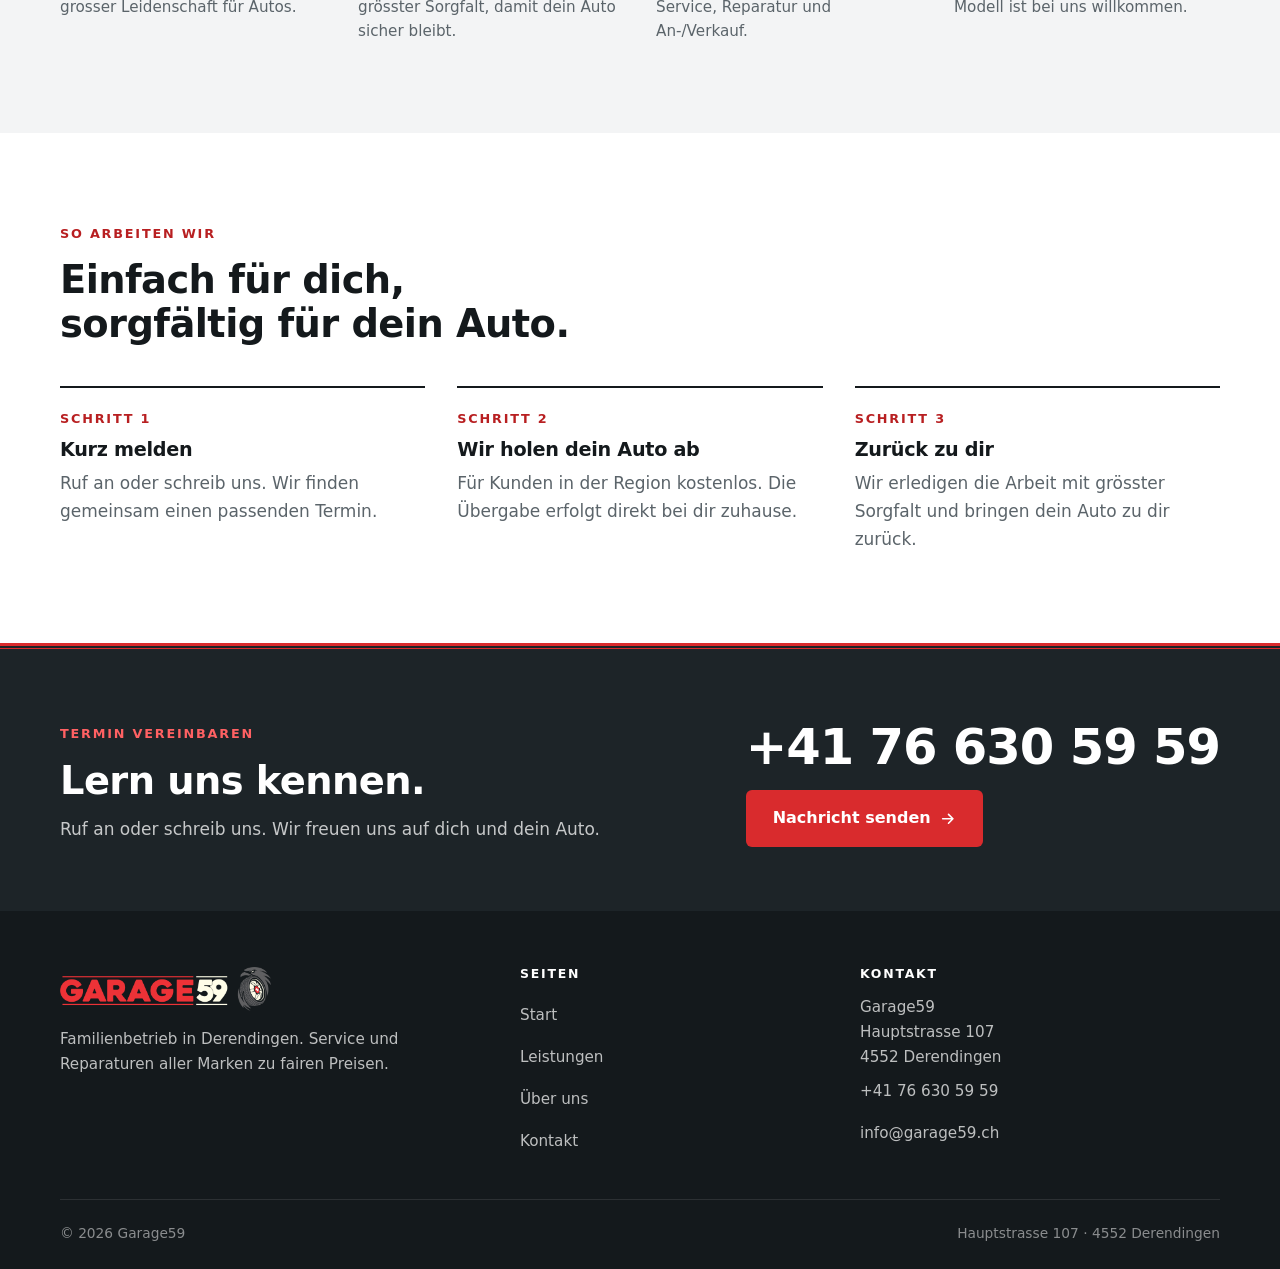
<file: ueber-uns.html>
<!DOCTYPE html>
<html lang="de-CH">
<head>
<meta charset="utf-8">
<meta name="viewport" content="width=device-width, initial-scale=1">
<title>Über uns – Garage59 Derendingen</title>
<meta name="description" content="Die Garage59 ist ein Familienbetrieb in Derendingen: Service und Reparaturen aller Marken zu fairen Preisen, mit Leidenschaft und grösster Sorgfalt.">
<meta name="theme-color" content="#14191c">
<meta property="og:type" content="website">
<meta property="og:locale" content="de_CH">
<meta property="og:site_name" content="Garage59">
<meta property="og:title" content="Über uns – Garage59 Derendingen">
<meta property="og:description" content="Die Garage59 ist ein Familienbetrieb in Derendingen: Service und Reparaturen aller Marken zu fairen Preisen, mit Leidenschaft und grösster Sorgfalt.">
<meta property="og:image" content="https://garage59.ch/images/werkstatt.jpg">
<link rel="icon" type="image/png" href="images/favicon.png">
<link rel="stylesheet" href="style.css">
</head>
<body>
<a class="skip" href="#inhalt">Zum Inhalt springen</a>
<header class="site-header">
  <div class="wrap header-inner">
    <a class="brand" href="index.html" aria-label="Garage59 – zur Startseite"><img src="images/logo-dunkel.png" alt="Garage59" width="680" height="142"></a>
    <div class="header-actions">
      <a class="call-btn" href="tel:+41766305959" aria-label="Garage59 anrufen"><svg viewBox="0 0 24 24" aria-hidden="true"><path d="M22 16.9v3a2 2 0 0 1-2.2 2 19.8 19.8 0 0 1-8.6-3.1 19.5 19.5 0 0 1-6-6A19.8 19.8 0 0 1 2.1 4.2 2 2 0 0 1 4.1 2h3a2 2 0 0 1 2 1.7c.1 1 .4 1.9.7 2.8a2 2 0 0 1-.5 2.1L8.1 9.9a16 16 0 0 0 6 6l1.3-1.3a2 2 0 0 1 2.1-.4c.9.3 1.8.6 2.8.7a2 2 0 0 1 1.7 2z"/></svg></a>
      <button class="menu-btn" aria-label="Menü öffnen" aria-expanded="false" aria-controls="nav"><span></span><span></span><span></span></button>
    </div>
    <nav id="nav" class="nav" aria-label="Hauptmenü">
      <a href="index.html">Start</a>
      <a href="leistungen.html">Leistungen</a>
      <a href="ueber-uns.html" aria-current="page">Über uns</a>
      <a href="kontakt.html">Kontakt</a>
      <a class="nav-cta" href="tel:+41766305959">Anrufen</a>
    </nav>
  </div>
</header>
<main id="inhalt">
<section class="page-hero">
  <div class="wrap">
    <p class="eyebrow">Über uns</p>
    <h1>Familienbetrieb in Derendingen</h1>
    <p class="lead">Mit frischem Elan und grosser Leidenschaft setzen wir uns für deine Zufriedenheit ein.</p>
  </div>
</section>

<section class="section">
  <div class="wrap about-grid top">
    <div class="about-text">
      <p class="eyebrow on-light">Wer wir sind</p>
      <h2>Persönlich, ehrlich und mit grosser Leidenschaft.</h2>
      <p>Die Garage59 ist ein Familienbetrieb, der Service und Reparaturen aller Marken zu fairen Preisen anbietet. Mit frischem Elan und grosser Leidenschaft setzen wir uns für deine Zufriedenheit ein.</p>
      <p>Wir arbeiten mit hohem Qualitätsbewusstsein und erledigen jeden Auftrag mit grösster Sorgfalt, damit dein Fahrzeug sicher auf der Strasse bleibt.</p>
      <ul class="checks">
        <li>Alle Fahrzeugmarken und Modelle</li>
        <li>Faire Preise ohne Überraschungen</li>
        <li>Sorgfältige Arbeit, persönliche Beratung</li>
      </ul>
    </div>
    <aside class="glance" aria-label="Garage59 auf einen Blick">
      <h3>Garage59 auf einen Blick</h3>
      <dl>
        <div><dt>Betrieb</dt><dd>Familienbetrieb</dd></div>
        <div><dt>Standort</dt><dd>Hauptstrasse 107<br>4552 Derendingen</dd></div>
        <div><dt>Fahrzeuge</dt><dd>Alle Marken und Modelle</dd></div>
        <div><dt>Leistungen</dt><dd>Service, Reparaturen, Inspektionen, Wartung, Autoglas, An-/Verkauf, Fahrzeugreinigung</dd></div>
        <div><dt>Abholservice</dt><dd>Abhol- &amp; Bringservice kostenlos für Kunden in der Region</dd></div>
        <div><dt>Telefon</dt><dd><a href="tel:+41766305959">+41 76 630 59 59</a></dd></div>
      </dl>
    </aside>
  </div>
</section>

<section class="section alt">
  <div class="wrap">
    <div class="section-head">
      <p class="eyebrow on-light">Das ist uns wichtig</p>
      <h2>Darauf kannst du dich verlassen.</h2>
    </div>
    <div class="values">
      <div class="value"><svg viewBox="0 0 24 24" aria-hidden="true"><path d="M12 20.5s-8-4.7-8-10.6A4.4 4.4 0 0 1 12 7.3a4.4 4.4 0 0 1 8 2.6c0 5.9-8 10.6-8 10.6z"/></svg><h3>Familienbetrieb</h3><p>Persönlich, mit frischem Elan und grosser Leidenschaft für Autos.</p></div>
      <div class="value"><svg viewBox="0 0 24 24" aria-hidden="true"><path d="M12 3 5 6v5.5c0 4.4 3 7.6 7 9.5 4-1.9 7-5.1 7-9.5V6z"/><path d="m9 12 2.2 2.2L15.5 10"/></svg><h3>Sorgfalt</h3><p>Jeden Auftrag erledigen wir mit grösster Sorgfalt, damit dein Auto sicher bleibt.</p></div>
      <div class="value"><svg viewBox="0 0 24 24" aria-hidden="true"><path d="M20.6 13.4 13.4 20.6a2 2 0 0 1-2.8 0L3 13V3h10l7.6 7.6a2 2 0 0 1 0 2.8z"/><circle cx="7.5" cy="7.5" r="1.2"/></svg><h3>Faire Preise</h3><p>Ehrlich und nachvollziehbar, bei Service, Reparatur und An-/Verkauf.</p></div>
      <div class="value"><svg viewBox="0 0 24 24" aria-hidden="true"><path d="M3 15v-3l2-5h9l3 5h4v3"/><circle cx="7" cy="16.5" r="2"/><circle cx="17" cy="16.5" r="2"/></svg><h3>Alle Marken</h3><p>Jede Fahrzeugmarke und jedes Modell ist bei uns willkommen.</p></div>
    </div>
  </div>
</section>

<section class="section">
  <div class="wrap">
    <div class="section-head">
      <p class="eyebrow on-light">So arbeiten wir</p>
      <h2>Einfach für dich, sorgfältig für dein Auto.</h2>
    </div>
    <ol class="steps">
      <li class="step"><span class="step-no">Schritt 1</span><h3>Kurz melden</h3><p>Ruf an oder schreib uns. Wir finden gemeinsam einen passenden Termin.</p></li>
      <li class="step"><span class="step-no">Schritt 2</span><h3>Wir holen dein Auto ab</h3><p>Für Kunden in der Region kostenlos. Die Übergabe erfolgt direkt bei dir zuhause.</p></li>
      <li class="step"><span class="step-no">Schritt 3</span><h3>Zurück zu dir</h3><p>Wir erledigen die Arbeit mit grösster Sorgfalt und bringen dein Auto zu dir zurück.</p></li>
    </ol>
  </div>
</section>

<section class="callband">
  <div class="wrap callband-grid">
    <div>
      <p class="eyebrow">Termin vereinbaren</p>
      <h2>Lern uns kennen.</h2>
      <p>Ruf an oder schreib uns. Wir freuen uns auf dich und dein Auto.</p>
    </div>
    <div class="callband-right">
      <a class="phone" href="tel:+41766305959">+41 76 630 59 59</a>
      <a class="btn btn-primary" href="kontakt.html">Nachricht senden <svg viewBox="0 0 24 24" aria-hidden="true"><path d="M5 12h14M13 6l6 6-6 6"/></svg></a>
    </div>
  </div>
</section>

</main>
<footer class="site-footer">
  <div class="wrap">
    <div class="footer-grid">
      <div>
        <img src="images/logo-dunkel.png" alt="Garage59" width="680" height="142">
        <p>Familienbetrieb in Derendingen. Service und Reparaturen aller Marken zu fairen Preisen.</p>
      </div>
      <div>
        <h3>Seiten</h3>
        <ul>
          <li><a href="index.html">Start</a></li>
          <li><a href="leistungen.html">Leistungen</a></li>
          <li><a href="ueber-uns.html">Über uns</a></li>
          <li><a href="kontakt.html">Kontakt</a></li>
        </ul>
      </div>
      <div>
        <h3>Kontakt</h3>
        <ul>
          <li>Garage59<br>Hauptstrasse 107<br>4552 Derendingen</li>
          <li><a href="tel:+41766305959">+41 76 630 59 59</a></li>
          <li><a href="mailto:info@garage59.ch">info@garage59.ch</a></li>
        </ul>
      </div>
    </div>
    <div class="footer-bottom"><span>© <span id="year">2026</span> Garage59</span><span>Hauptstrasse 107 · 4552 Derendingen</span></div>
  </div>
</footer>
<script src="script.js"></script>
</body>
</html>
</file>
<file: style.css>
/* ==========================================================
   Garage59 – style.css
   Sachlich und klar: Anthrazit, Weiss, Rot nur gezielt (Logo-Farbe)
   ========================================================== */

:root {
  --bg: #14191c;
  --bg-2: #1d2428;
  --paper: #f3f4f5;
  --white: #ffffff;
  --ink: #14191c;
  --muted: #5b646a;
  --line: #dcdfe2;
  --red: #d92b2d;
  --red-d: #b81f21;
  --red-l: #ff6163;
  --radius: 8px;
  --head: 72px;
  --font: "Avenir Next", "Segoe UI", system-ui, -apple-system, Roboto, "Helvetica Neue", Arial, sans-serif;
}

*, *::before, *::after { box-sizing: border-box; }
html { scroll-behavior: smooth; -webkit-text-size-adjust: 100%; }
body {
  margin: 0; font-family: var(--font); color: var(--ink); background: var(--white);
  line-height: 1.65; font-size: 17px; overflow-x: hidden;
}
body::before { content: ""; position: fixed; inset: 0 0 auto; height: env(safe-area-inset-top, 0px); z-index: 60; background: var(--bg); }
::selection { background: var(--red); color: #fff; }
.skip { position: absolute; left: 12px; top: -60px; z-index: 100; background: #fff; color: var(--ink); padding: 10px 16px; border-radius: 6px; font-weight: 700; text-decoration: none; }
.skip:focus { top: calc(env(safe-area-inset-top, 0px) + 10px); }
img { max-width: 100%; display: block; }
a { color: inherit; }
h1, h2, h3 { line-height: 1.15; margin: 0; letter-spacing: -.015em; text-wrap: balance; font-weight: 800; }
p { margin: 0 0 1em; }
[id] { scroll-margin-top: calc(var(--head) + 16px); }

.wrap {
  width: 100%; max-width: 1200px; margin-inline: auto;
  padding-left: max(20px, env(safe-area-inset-left, 0px));
  padding-right: max(20px, env(safe-area-inset-right, 0px));
}

/* ---------- Buttons ---------- */
.btn {
  display: inline-flex; align-items: center; justify-content: center; gap: .5em;
  padding: 14px 26px; border-radius: 6px; font-weight: 700; font-size: 1rem; font-family: inherit;
  text-decoration: none; border: 1.5px solid transparent; cursor: pointer;
  transition: background .2s, color .2s, border-color .2s;
}
.btn svg { width: 1.1em; height: 1.1em; fill: none; stroke: currentColor; stroke-width: 2.2; stroke-linecap: round; stroke-linejoin: round; }
.btn:focus-visible, a:focus-visible, button:focus-visible, input:focus-visible, textarea:focus-visible { outline: 3px solid var(--red-l); outline-offset: 2px; }
.btn-primary { background: var(--red); color: #fff; }
.btn-primary:hover { background: var(--red-d); }
.btn-outline { color: #fff; border-color: rgba(255, 255, 255, .4); }
.btn-outline:hover { border-color: #fff; background: rgba(255, 255, 255, .08); }
.btn-dark { background: var(--ink); color: #fff; }
.btn-dark:hover { background: #2b343a; }

/* ---------- Header ---------- */
.site-header {
  position: sticky; top: env(safe-area-inset-top, 0px); z-index: 50;
  background: var(--bg); border-bottom: 1px solid rgba(255, 255, 255, .08);
}
.header-inner { display: flex; align-items: center; justify-content: space-between; height: var(--head); }
.brand { display: inline-flex; align-items: center; min-height: 44px; text-decoration: none; }
.brand img { height: 44px; width: auto; }

.nav { display: flex; align-items: center; gap: 2px; }
.nav a { color: rgba(255, 255, 255, .78); text-decoration: none; font-weight: 600; font-size: .95rem; padding: 8px 14px; transition: color .2s; }
.nav a:hover { color: #fff; }
.nav a[aria-current="page"] { color: #fff; box-shadow: inset 0 -2px 0 var(--red); }
.nav a.nav-cta { background: var(--red); color: #fff; margin-left: 14px; border-radius: 6px; padding: 10px 20px; box-shadow: none; }
.nav a.nav-cta:hover { background: var(--red-d); }

.header-actions { display: none; align-items: center; gap: 6px; }
.call-btn { width: 44px; height: 44px; display: grid; place-items: center; border-radius: 6px; background: var(--red); }
.call-btn svg { width: 22px; height: 22px; fill: none; stroke: #fff; stroke-width: 2; stroke-linecap: round; stroke-linejoin: round; }
.call-btn:hover { background: var(--red-d); }
.menu-btn { display: none; background: none; border: 0; width: 46px; height: 46px; cursor: pointer; padding: 0; position: relative; }
.menu-btn span { position: absolute; left: 11px; right: 11px; height: 2px; background: #fff; transition: transform .25s, opacity .2s, top .25s; }
.menu-btn span:nth-child(1) { top: 16px; }
.menu-btn span:nth-child(2) { top: 22px; }
.menu-btn span:nth-child(3) { top: 28px; }
.menu-btn[aria-expanded="true"] span:nth-child(1) { top: 22px; transform: rotate(45deg); }
.menu-btn[aria-expanded="true"] span:nth-child(2) { opacity: 0; }
.menu-btn[aria-expanded="true"] span:nth-child(3) { top: 22px; transform: rotate(-45deg); }

/* ---------- Gemeinsame Bausteine ---------- */
.eyebrow { margin: 0 0 14px; text-transform: uppercase; letter-spacing: .14em; font-size: .8rem; font-weight: 800; color: var(--red-l); }
.eyebrow.on-light { color: var(--red-d); }
.section { padding: clamp(56px, 7vw, 96px) 0; }
.section.alt { background: var(--paper); }
.section-head { max-width: 720px; margin-bottom: 40px; }
h2 { font-size: clamp(1.7rem, 3.2vw, 2.4rem); }
.muted { color: var(--muted); }
.lead { font-size: clamp(1.05rem, 1.6vw, 1.2rem); max-width: 36em; color: rgba(255, 255, 255, .82); margin: 18px 0 28px; }
.cta { display: flex; flex-wrap: wrap; gap: 12px; }

/* ---------- Hero ---------- */
.hero { position: relative; isolation: isolate; overflow: hidden; display: flex; flex-direction: column; background: var(--bg); color: #fff; min-height: 560px; min-height: min(780px, max(520px, calc(100svh - var(--head)))); }
.hero-bg {
  position: absolute; z-index: -2; top: 0; right: 0; width: 64%; height: 100%;
  object-fit: cover; object-position: 56% 55%; filter: grayscale(.3) contrast(1.06) brightness(.82);
  -webkit-mask-image: linear-gradient(90deg, transparent 0, #000 42%); mask-image: linear-gradient(90deg, transparent 0, #000 42%);
}
.hero::before {
  content: ""; position: absolute; z-index: -1; inset: 0;
  background: linear-gradient(90deg, rgba(20, 25, 28, .92) 0, rgba(20, 25, 28, .55) 42%, rgba(20, 25, 28, 0) 78%), linear-gradient(0deg, rgba(20, 25, 28, .9) 0, rgba(20, 25, 28, 0) 38%);
}
.hero-content { flex: 1; display: flex; flex-direction: column; justify-content: center; align-items: flex-start; padding-top: clamp(56px, 8vw, 104px); padding-bottom: clamp(44px, 6vw, 76px); }
.hero h1 { font-size: clamp(2.4rem, 5.4vw, 4.3rem); max-width: 13ch; }
.hero-bar { position: relative; background: rgba(12, 16, 18, .8); backdrop-filter: blur(8px); border-top: 1px solid rgba(255, 255, 255, .14); padding-bottom: 6px; }
.hero-bar-grid { display: grid; grid-template-columns: repeat(4, 1fr); }
.hero-bar-item { padding: 20px 24px; border-left: 1px solid rgba(255, 255, 255, .12); }
.hero-bar-item:first-child { border-left: 0; padding-left: 0; }
.hero-bar-item small { display: block; margin-bottom: 3px; font-size: .75rem; font-weight: 800; letter-spacing: .14em; text-transform: uppercase; color: rgba(255, 255, 255, .55); }
.hero-bar-item span { font-weight: 700; font-size: .98rem; line-height: 1.4; }

/* Doppellinie aus dem Logo */
.hero::after, .page-hero::after, .callband::before {
  content: ""; position: absolute; left: 0; right: 0; height: 6px;
  background: linear-gradient(to bottom, var(--red) 0 3px, transparent 3px 5px, var(--red) 5px 6px);
}
.hero::after, .page-hero::after { bottom: 0; }
.callband::before { top: 0; }

/* ---------- Unterseiten-Kopf ---------- */
.page-hero { background: var(--bg); color: #fff; padding: clamp(48px, 6vw, 80px) 0 clamp(54px, 6vw, 86px); position: relative; }
.page-hero h1 { font-size: clamp(2.1rem, 4.2vw, 3.2rem); max-width: 20ch; }
.page-hero .lead { margin-bottom: 0; }

/* ---------- Fakten-Leiste ---------- */
.facts { background: var(--white); border-bottom: 1px solid var(--line); }
.facts-grid { display: grid; grid-template-columns: repeat(4, 1fr); }
.fact { padding: 26px 24px; border-left: 1px solid var(--line); display: flex; flex-direction: column; gap: 2px; }
.fact:first-child { border-left: 0; padding-left: 0; }
.fact strong { font-size: 1rem; }
.fact span { color: var(--muted); font-size: .92rem; line-height: 1.45; }

/* ---------- Leistungsliste (Start) ---------- */
.section-head.row { max-width: none; display: flex; justify-content: space-between; align-items: flex-end; gap: 20px; flex-wrap: wrap; }
.svc-index { list-style: none; margin: 0; padding: 0; display: grid; grid-template-columns: 1fr 1fr; column-gap: clamp(32px, 6vw, 80px); }
.svc-index li { border-bottom: 1px solid var(--line); }
.svc-index li:nth-child(-n+2) { border-top: 1px solid var(--line); }
.si { display: grid; grid-template-columns: 1fr auto; gap: 4px 20px; align-items: center; padding: 22px 0; text-decoration: none; }
.si-title { grid-column: 1; font-weight: 800; font-size: 1.15rem; letter-spacing: -.01em; transition: color .2s; }
.si-text { grid-column: 1; color: var(--muted); font-size: .96rem; line-height: 1.5; }
.si-tag { display: inline-block; margin-left: 10px; font-size: .76rem; font-weight: 800; letter-spacing: .1em; text-transform: uppercase; color: var(--red-d); vertical-align: .15em; }
.si-arrow { grid-column: 2; grid-row: 1 / span 2; display: grid; place-items: center; }
.si-arrow svg { width: 22px; height: 22px; fill: none; stroke: var(--ink); stroke-width: 2; stroke-linecap: round; stroke-linejoin: round; transition: transform .2s, stroke .2s; }
.si:hover .si-title { color: var(--red-d); }
.si:hover .si-arrow svg { transform: translateX(5px); stroke: var(--red-d); }
.si-all .si-title { color: var(--red-d); }

/* ---------- Leistungen (Detail) ---------- */
.svc-list { border-top: 1px solid var(--line); }
.svc { display: grid; grid-template-columns: 56px 1fr auto; gap: clamp(18px, 3vw, 36px); align-items: start; padding: 34px 0; border-bottom: 1px solid var(--line); }
.svc-icon svg { width: 36px; height: 36px; fill: none; stroke: var(--ink); stroke-width: 1.5; stroke-linecap: round; stroke-linejoin: round; }
.svc h2 { font-size: clamp(1.35rem, 2.2vw, 1.7rem); margin-bottom: 10px; }
.svc p { color: var(--muted); max-width: 46em; margin-bottom: 14px; }
.ticks { list-style: none; padding: 0; margin: 0; display: flex; flex-wrap: wrap; gap: 6px 26px; }
.ticks li { position: relative; padding-left: 22px; font-weight: 600; font-size: .94rem; }
.ticks li::before { content: ""; position: absolute; left: 1px; top: .5em; width: 11px; height: 6px; border-left: 2px solid var(--red); border-bottom: 2px solid var(--red); transform: rotate(-45deg); }
.svc-link { display: inline-flex; align-items: center; gap: 8px; min-height: 44px; font-weight: 700; text-decoration: none; color: var(--red-d); white-space: nowrap; }
.svc-link svg { width: 18px; height: 18px; fill: none; stroke: currentColor; stroke-width: 2.4; stroke-linecap: round; stroke-linejoin: round; }
.svc-link:hover { text-decoration: underline; text-underline-offset: 4px; }
.svc-feature { background: var(--paper); margin: 0 -16px; padding-left: 12px; padding-right: 16px; border-left: 4px solid var(--red); }
.badge { display: inline-block; background: var(--red); color: #fff; font-weight: 700; font-size: .8rem; padding: 4px 10px; border-radius: 4px; margin-bottom: 10px; }

/* ---------- Ablauf ---------- */
.steps { list-style: none; padding: 0; margin: 0; display: grid; grid-template-columns: repeat(3, 1fr); gap: 32px; }
.step { border-top: 2px solid var(--ink); padding-top: 20px; }
.step-no { display: block; margin-bottom: 10px; font-size: .8rem; font-weight: 800; letter-spacing: .14em; text-transform: uppercase; color: var(--red-d); }
.step h3 { font-size: 1.2rem; margin-bottom: 8px; }
.step p { margin: 0; color: var(--muted); max-width: 24em; }

/* ---------- Über uns ---------- */
.about-grid { display: grid; grid-template-columns: 1fr 1fr; gap: clamp(32px, 6vw, 80px); align-items: center; }
.about-grid.top { align-items: start; }
.glance { background: var(--bg); color: #fff; border-radius: var(--radius); padding: clamp(24px, 4vw, 40px); }
.glance h3 { font-size: 1.2rem; margin-bottom: 14px; }
.glance dl { margin: 0; }
.glance dl > div { display: grid; grid-template-columns: 9.5em 1fr; gap: 6px 20px; padding: 15px 0; border-top: 1px solid rgba(255, 255, 255, .14); }
.glance dt { font-size: .76rem; font-weight: 800; letter-spacing: .12em; text-transform: uppercase; color: rgba(255, 255, 255, .6); padding-top: .25em; }
.glance dd { margin: 0; font-weight: 600; line-height: 1.5; }
.glance a { display: inline-flex; align-items: center; min-height: 40px; text-decoration: none; }
.glance a:hover { text-decoration: underline; text-underline-offset: 4px; }
.about-text h2 { margin-bottom: 20px; }
.about-text p { color: #3a444a; }
.checks { list-style: none; padding: 0; margin: 24px 0 28px; display: grid; gap: 10px; }
.checks li { position: relative; padding-left: 28px; font-weight: 600; }
.checks li::before { content: ""; position: absolute; left: 2px; top: .5em; width: 12px; height: 7px; border-left: 2.5px solid var(--red); border-bottom: 2.5px solid var(--red); transform: rotate(-45deg); }
.values { display: grid; grid-template-columns: repeat(4, 1fr); gap: 32px; }
.value { border-top: 2px solid var(--ink); padding-top: 20px; }
.value svg { width: 28px; height: 28px; fill: none; stroke: var(--ink); stroke-width: 1.6; stroke-linecap: round; stroke-linejoin: round; }
.value h3 { font-size: 1.15rem; margin: 14px 0 8px; }
.value p { margin: 0; color: var(--muted); font-size: .95rem; line-height: 1.55; }

/* ---------- Anruf-Band ---------- */
.callband { position: relative; background: var(--bg-2); color: #fff; padding: clamp(52px, 6vw, 84px) 0 clamp(48px, 5vw, 72px); }
.callband-grid { display: flex; flex-wrap: wrap; gap: 28px 56px; align-items: center; justify-content: space-between; }
.callband h2 { font-size: clamp(1.6rem, 3.2vw, 2.4rem); max-width: 16em; }
.callband p:not(.eyebrow) { margin: 12px 0 0; color: rgba(255, 255, 255, .75); max-width: 34em; }
.callband-right { display: flex; flex-direction: column; align-items: flex-start; gap: 16px; }
.phone { display: inline-flex; align-items: center; min-height: 48px; font-size: clamp(1.9rem, 4.2vw, 3.1rem); font-weight: 800; letter-spacing: -.02em; line-height: 1.1; color: #fff; text-decoration: none; transition: color .2s; }
.phone:hover { color: var(--red-l); }

/* ---------- Kontakt ---------- */
.contact-grid { display: grid; grid-template-columns: 1fr 1fr; gap: clamp(32px, 6vw, 80px); align-items: start; }
.info-list { list-style: none; padding: 0; margin: 0 0 30px; display: grid; gap: 22px; }
.info-list li { display: flex; gap: 16px; align-items: flex-start; }
.info-icon { flex: none; width: 44px; height: 44px; border-radius: 6px; background: var(--paper); display: grid; place-items: center; }
.info-icon svg { width: 22px; height: 22px; fill: none; stroke: var(--ink); stroke-width: 1.8; stroke-linecap: round; stroke-linejoin: round; }
.info-list small { display: block; text-transform: uppercase; letter-spacing: .12em; font-size: .76rem; font-weight: 800; color: var(--muted); }
.info-list a, .info-list span.val { font-weight: 700; font-size: 1.08rem; text-decoration: none; line-height: 1.5; }
.info-list a { display: inline-flex; align-items: center; min-height: 44px; }
.info-list a:hover { color: var(--red-d); }
.note { margin-top: 30px; padding: 20px 22px; border: 1px solid var(--line); border-radius: 6px; background: var(--paper); max-width: 520px; }
.note strong { display: block; font-size: 1.05rem; }
.note-tag { display: inline-block; margin: 4px 0 8px; font-size: .76rem; font-weight: 800; letter-spacing: .12em; text-transform: uppercase; color: var(--red-d); }
.note p { margin: 0; color: var(--muted); font-size: .96rem; }
.form { background: var(--white); border: 1px solid var(--line); border-radius: var(--radius); padding: clamp(24px, 4vw, 40px); display: grid; gap: 18px; }
.form h2 { font-size: 1.5rem; }
.form label { display: grid; gap: 7px; font-weight: 700; font-size: .92rem; }
.form input, .form textarea { font: inherit; font-weight: 500; padding: 13px 15px; border-radius: 6px; border: 1px solid #c4c9cd; background: #fff; color: var(--ink); resize: vertical; transition: border-color .2s, box-shadow .2s; }
.form input:focus, .form textarea:focus { outline: none; border-color: var(--ink); box-shadow: 0 0 0 3px rgba(20, 25, 28, .12); }
.form input.invalid, .form textarea.invalid { border-color: var(--red-d); background: #fff6f6; }
.form .btn { justify-self: start; }
.form-note { margin: 0; font-size: .92rem; min-height: 1.4em; color: var(--muted); }

/* ---------- Footer ---------- */
.site-footer { background: var(--bg); color: rgba(255, 255, 255, .72); padding: 56px 0 24px; font-size: .95rem; }
.footer-grid { display: grid; grid-template-columns: 1.4fr 1fr 1.2fr; gap: 40px; padding-bottom: 36px; border-bottom: 1px solid rgba(255, 255, 255, .1); }
.footer-grid img { height: 44px; width: auto; margin-bottom: 16px; }
.footer-grid p { max-width: 24em; margin: 0; }
.footer-grid h3 { font-size: .78rem; text-transform: uppercase; letter-spacing: .14em; color: #fff; margin-bottom: 14px; }
.footer-grid ul { list-style: none; padding: 0; margin: 0; display: grid; gap: 0; }
.site-footer a { display: inline-flex; align-items: center; min-height: 42px; text-decoration: none; }
.footer-bottom a, .site-footer .brand { min-height: 0; }
.site-footer a:hover { color: #fff; text-decoration: underline; text-underline-offset: 4px; }
.footer-bottom { padding-top: 22px; display: flex; flex-wrap: wrap; justify-content: space-between; gap: 8px; font-size: .86rem; color: rgba(255, 255, 255, .5); }

/* ---------- Responsive ---------- */
@media (max-width: 1040px) {
  .tiles { grid-template-columns: repeat(2, 1fr); }
  .values { grid-template-columns: repeat(2, 1fr); }
  .footer-grid { grid-template-columns: 1fr 1fr; }
  .footer-grid > :first-child { grid-column: 1 / -1; }
}
@media (max-width: 900px) {
  .hero-grid, .about-grid, .contact-grid { grid-template-columns: 1fr; }
  .hero-photo { order: 2; }
  .facts-grid { grid-template-columns: 1fr 1fr; }
  .fact:nth-child(odd) { border-left: 0; padding-left: 0; }
  .fact:nth-child(n+3) { border-top: 1px solid var(--line); }
  .steps { grid-template-columns: 1fr; gap: 28px; }
}
@media (max-width: 480px) {
  .glance dl > div { grid-template-columns: 1fr; gap: 2px; }
}
@media (max-width: 820px) {
  .header-actions { display: flex; }
  .menu-btn { display: block; }
  .nav {
    position: absolute; top: 100%; left: 0; right: 0; flex-direction: column; align-items: stretch; gap: 0;
    padding: 8px 20px 22px; background: var(--bg); border-bottom: 1px solid rgba(255, 255, 255, .1);
    opacity: 0; visibility: hidden; transform: translateY(-6px); transition: opacity .2s, transform .2s, visibility .2s;
  }
  .nav.open { opacity: 1; visibility: visible; transform: none; }
  .nav a { padding: 14px 4px; font-size: 1.05rem; border-bottom: 1px solid rgba(255, 255, 255, .08); }
  .nav a[aria-current="page"] { box-shadow: none; color: var(--red-l); }
  .nav a.nav-cta { margin: 16px 0 0; text-align: center; border-bottom: 0; }
}
@media (max-width: 640px) {
  body { font-size: 16px; }
  :root { --head: 66px; }
  .brand img { height: 38px; }
  .tiles, .values { grid-template-columns: 1fr; }
  .svc { grid-template-columns: 1fr; gap: 14px; padding: 28px 0; }
  .facts-grid { grid-template-columns: 1fr; }
  .fact, .fact:first-child { border-left: 0; padding: 18px 0; }
  .fact + .fact { border-top: 1px solid var(--line); }
  .cta .btn, .cta-box .btn { flex: 1 1 100%; }
  .form .btn { justify-self: stretch; }
  .footer-grid { grid-template-columns: 1fr; }
}
@media (prefers-reduced-motion: reduce) {
  html { scroll-behavior: auto; }
  *, *::before, *::after { transition-duration: .01ms !important; }
}

/* ---------- Responsive (Hero, Liste, Band) ---------- */
@media (max-width: 900px) {
  .hero-content { order: 1; flex: none; padding-bottom: 36px; }
  .hero-bg { position: relative; z-index: 0; order: 2; width: 100%; height: clamp(190px, 44vw, 340px); object-position: 55% 62%; filter: grayscale(.2) contrast(1.05) brightness(.92); -webkit-mask-image: linear-gradient(180deg, transparent 0, #000 45%); mask-image: linear-gradient(180deg, transparent 0, #000 45%); }
  .hero::before { display: none; }
  .hero { min-height: 0; }
  .hero-bar { order: 3; }
  .hero-bar-grid { grid-template-columns: 1fr 1fr; }
  .hero-bar-item:nth-child(odd) { border-left: 0; padding-left: 0; }
  .hero-bar-item:nth-child(n+3) { border-top: 1px solid rgba(255, 255, 255, .12); }
  .svc-index { grid-template-columns: 1fr; }
  .svc-index li:nth-child(2) { border-top: 0; }
}
@media (max-width: 480px) {
  .hero-bar-item { padding: 16px 14px; }
  .hero-bar-item span { font-size: .9rem; }
  .callband-right { width: 100%; }
  .callband-right .btn { width: 100%; }
}
</file>
